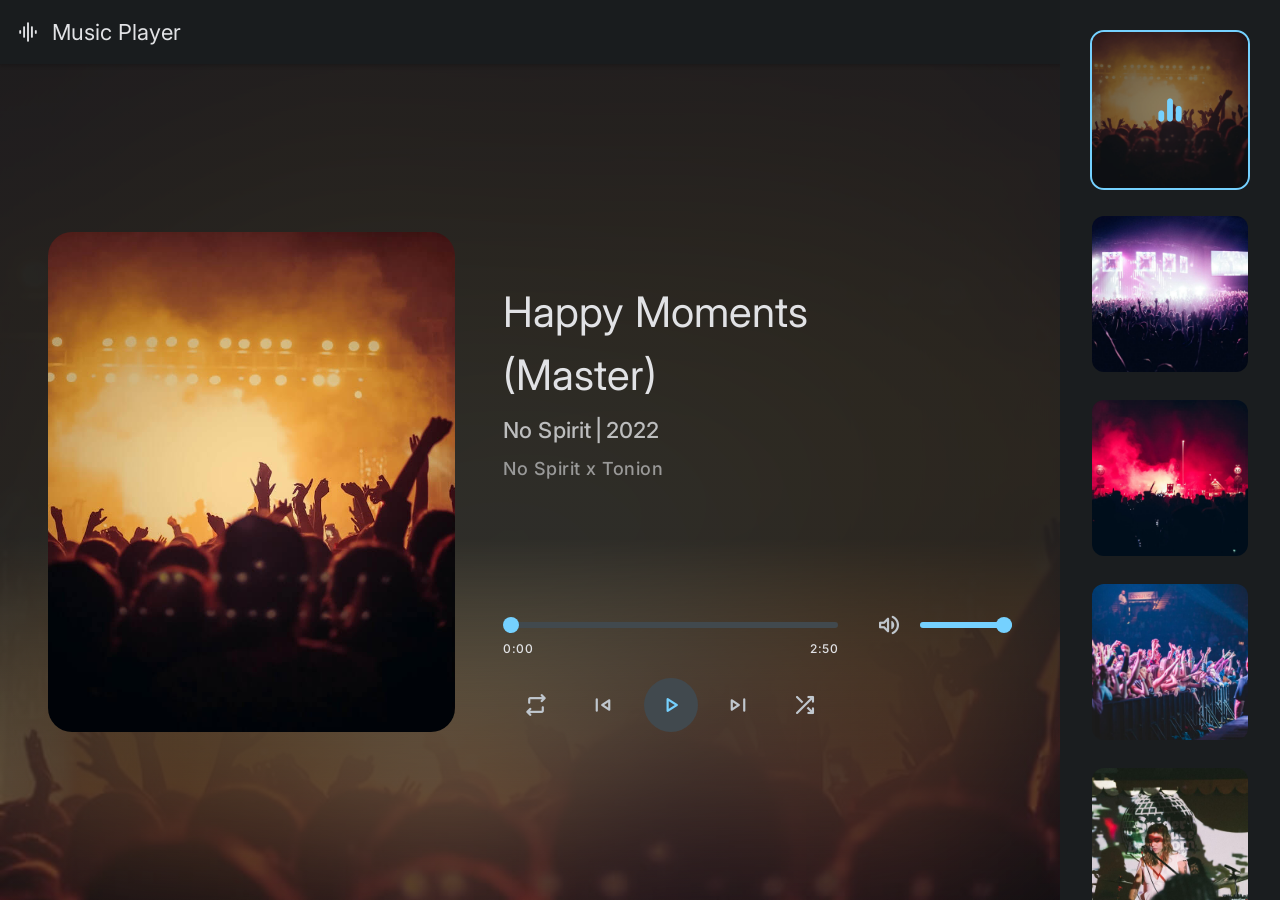
<file: index.html>
<!DOCTYPE html>
<html lang="en">

<head>
  <meta charset="UTF-8">
  <meta http-equiv="X-UA-Compatible" content="IE=edge">
  <meta name="viewport" content="width=device-width, initial-scale=1.0">

  <!-- 
    - primary meta tags
  -->
  <title>Music Player</title>
  <meta name="title" content="Music Player">
  <meta name="description" content="A web music player html template made by AdityaRaj">

  <!-- 
    - favicon
  -->
  <link rel="shortcut icon" href="./images/favicon.png" type="image/svg+xml">

  <!-- 
    - google font link
  -->
  <link rel="preconnect" href="https://fonts.googleapis.com">
  <link rel="preconnect" href="https://fonts.gstatic.com" crossorigin>
  <link href="https://fonts.googleapis.com/css2?family=Inter:wght@400;500&display=swap" rel="stylesheet">

  <!-- 
    - material icon font
  -->
  <link rel="stylesheet"
    href="https://fonts.googleapis.com/css2?family=Material+Symbols+Rounded:opsz,wght,FILL,GRAD@24,400,0,-25" />

  <!-- 
    - custom css link
  -->
  <link rel="stylesheet" href="style.css">

</head>

<body>

  <!-- 
    - #TOP APP BAR
  -->

  <div class="top-bar wrapper">

    <div class="logo wrapper">
      <span class="material-symbols-rounded">graphic_eq</span>

      <h1 class="title-lg">Music Player</h1>
    </div>

    <div class="top-bar-actions">
      <button class="btn-icon" data-playlist-toggler>
        <span class="material-symbols-rounded">queue_music</span>
      </button>
    </div>

  </div>

  <main>
    <article>

      <!-- 
        - #PLAYER
      -->

      <div class="player">
        <div class="container">

          <figure class="music-banner">
            <img src="./images/poster-1.jpg" width="800" height="800" alt="Happy Moments (Master) Album Poster"
              class="img-cover" data-player-banner>
          </figure>

          <div class="music-content">

            <h2 class="headline-sm" data-title>Happy Moments (Master)</h2>

            <p class="label-lg label-wrapper wrapper">
              <span data-album>No Spirit</span>

              <span data-year>2022</span>
            </p>

            <p class="label-md artist" data-artist>No Spirit x Tonion</p>

            <div class="seek-control">

              <div>
                <div class="range-wrapper">
                  <input type="range" step="1" max="60" value="0" class="range" data-range data-seek>

                  <div class="range-fill" data-range-fill></div>
                </div>

                <div class="duration-label wrapper">
                  <span class="label-md" data-running-time>0:00</span>

                  <span class="label-md" data-duration>1:00</span>
                </div>
              </div>

              <div class="volume">
                <button class="btn-icon" data-volume-btn>
                  <span class="material-symbols-rounded">volume_up</span>
                </button>

                <div class="range-wrapper">
                  <input type="range" step="0.05" max="1" value="1" class="range" data-range data-volume>

                  <div class="range-fill" data-range-fill></div>
                </div>
              </div>

            </div>

            <div class="player-control wrapper">

              <button class="btn-icon toggle" data-repeat>
                <span class="material-symbols-rounded default-icon">repeat</span>
                <span class="material-symbols-rounded active-icon">repeat_one</span>
              </button>

              <button class="btn-icon" data-skip-prev>
                <span class="material-symbols-rounded">skip_previous</span>
              </button>

              <button class="btn-icon play" data-play-btn>
                <span class="material-symbols-rounded default-icon">play_arrow</span>
                <span class="material-symbols-rounded active-icon">pause</span>
              </button>

              <button class="btn-icon" data-skip-next>
                <span class="material-symbols-rounded">skip_next</span>
              </button>

              <button class="btn-icon toggle" data-shuffle>
                <span class="material-symbols-rounded">shuffle</span>
              </button>

            </div>

          </div>

        </div>
      </div>


      <!-- 
        - #PLAYLIST
      -->

      <div class="playlist" data-playlist>

        <ul class="music-list" data-music-list></ul>

      </div>

      <div class="overlay" data-playlist-toggler data-overlay></div>

    </article>
  </main>


  <!-- 
    - custom js link
  -->
  <script src="script.js"></script>

</body>

</html>
</file>
<file: style.css>
:root {

    /**
     * colors
     */
  
    --eerie-black_a95: hsla(204, 9%, 11%, 0.95);
    --eerie-black_a50: hsla(204, 9%, 11%, 0.5);
    --eerie-black: hsl(204, 9%, 11%);
    --gainsboro: hsl(225, 7%, 89%);
    --charcoal: hsl(203, 9%, 28%);
    --silver-sand: hsl(208, 12%, 78%);
    --light-sky-blue: hsl(200, 100%, 73%);
    --prussian-blue: hsl(196, 100%, 14%);
    --black: hsl(0, 0%, 0%);
    --black_a50: hsla(0, 0%, 0%, 0.5);
    --black_a20: hsla(0, 0%, 0%, 0.2);
    --light-sky-blue_a8: hsla(200, 100%, 73%, 0.08);
    --light-sky-blue_a12: hsla(200, 100%, 73%, 0.12);
    --silver-sand_a8: hsla(208, 12%, 78%, 0.08);
    --silver-sand_a12: hsla(208, 12%, 78%, 0.12);
    
    --background: var(--eerie-black);
    --background-opacity: var(--eerie-black_a95);
    --on-background: var(--gainsboro);
    --surface-variant: var(--charcoal);
    --on-surface-variant: var(--silver-sand);
    --on-surface-variant-hover: var(--light-sky-blue_a8);
    --on-surface-variant-focus: var(--light-sky-blue_a12);
    --primary: var(--light-sky-blue);
    --on-primary: var(--prussian-blue);
  
    /**
     * gradient
     */
  
    --gradient: linear-gradient(180deg, hsla(204, 9%, 11%, 0.90) 60%, transparent 120%);
  
    /**
     * typography
     */
  
    --ff-inter: 'Inter', sans-serif;
  
    --headline-sm: 2.4rem;
    --title-lg: 2.2rem;
    --label-lg: 1.4rem;
    --label-md: 1.2rem;
    
    --fw-400: 400;
    --fw-500: 500;
  
    /**
     * box shadow
     */
  
    --shadow-1: 0 1px 4px 1px var(--black_a20);
    --shadow-2: 0 1px 4px 1px var(--black_a50);
  
    /**
     * border radius
     */
  
    --radius-24: 24px;
    --radius-16: 16px;
    --radius-12: 12px;
    --radius-pill: 100px;
    --radius-circle: 50%;
  
    /**
     * transition
     */
  
    --transition-1: 200ms cubic-bezier(0.2, 0, 0, 1);
    --transition-2: 300ms cubic-bezier(0.2, 0, 0, 1);
  
  }
  
  /*-----------------------------------*\
    #RESET
  \*-----------------------------------*/
  
  *,
  *::before,
  *::after {
    margin: 0;
    padding: 0;
    box-sizing: border-box;
  }
  
  li { list-style: none; }
  
  a,
  img,
  span,
  input,
  button { display: block; }
  
  a {
    text-decoration: none;
    color: inherit;
  }
  
  img { height: auto; }
  
  input,
  button {
    background: none;
    border: none;
    font: inherit;
  }
  
  input { width: 100%; }
  
  button { cursor: pointer; }
  
  html {
    font-family: var(--ff-inter);
    font-size: 10px;
    scroll-behavior: smooth;
  }
  
  body {
    background-color: var(--black);
    color: var(--on-background);
    font-size: 1.6rem;
    line-height: 1.5;
    min-height: 100vh;
    min-width: 250px;
    background-image: url("./images/poster-1.jpg");
    background-size: 150%;
    background-repeat: no-repeat;
    background-position: top;
    overflow: overlay;
  }
  
  body.modalActive { overflow: hidden; }
  
  ::-webkit-scrollbar { width: 8px; }
  
  ::-webkit-scrollbar-track { background: transparent; }
  
  ::-webkit-scrollbar-thumb {
    background-color: transparent;
    border-radius: var(--radius-pill);
  }
  
  body:hover::-webkit-scrollbar-thumb { background-color: var(--surface-variant); }
  

  /*-----------------------------------*\
    #REUSED STYLE
  \*-----------------------------------*/
  
  .material-symbols-rounded {
    font-variation-settings: 'FILL' 0, 'wght' 400, 'GRAD' -25, 'opsz' 24;
    width: 1em;
    height: 1em;
    overflow: hidden;
    user-select: none;
  }
  
  .wrapper {
    display: flex;
    align-items: center;
  }
  
  .title-lg {
    font-size: var(--title-lg);
    font-weight: var(--fw-400);
  }
  
  .btn-icon {
    color: var(--on-surface-variant);
    width: 40px;
    height: 40px;
    display: grid;
    place-items: center;
    border-radius: var(--radius-circle);
  }
  
  .btn-icon:hover { background-color: var(--on-surface-variant-hover); }
  
  .btn-icon:is(:focus, :focus-visible) {
    background-color: var(--on-surface-variant-focus);
  }
  
  .img-cover {
    width: 100%;
    height: 100%;
    object-fit: cover;
  }
  
  .headline-sm {
    font-size: var(--headline-sm);
    font-weight: var(--fw-400);
  }
  
  .label-lg,
  .label-md { font-weight: var(--fw-500); }
  
  .label-lg {
    font-size: var(--label-lg);
    letter-spacing: 0.1px;
  }
  
  .label-md {
    font-size: var(--label-md);
    letter-spacing: 0.5px;
  }
  
  
  /*-----------------------------------*\
    #TOP APP BAR
  \*-----------------------------------*/
  
  .top-bar {
    position: fixed;
    top: 0;
    left: 0;
    background-color: var(--background-opacity);
    /* background-color: black; */
    min-width: 250px;
    width: 100%;
    height: 64px;
    padding-inline: 16px;
    justify-content: space-between;
    backdrop-filter: blur(50px);
    box-shadow: var(--shadow-1);
    z-index: 2;
  }
  
  .logo { gap: 12px; }

  /*-----------------------------------*\
    #PLAYER
  \*-----------------------------------*/
  
  .volume { display: none; }
  
  .player {
    --padding: 24px;
    background-image: var(--gradient);
    padding: var(--padding);
    padding-block-start: calc(64px + var(--padding));
    min-height: 100vh;
    display: flex;
    text-align: center;
    backdrop-filter: blur(30px);
    overflow: hidden;
  }
  
  .player .container {
    width: 100%;
    display: grid;
    grid-template-rows: 1fr max-content;
    gap: 24px;
  }
  
  .music-banner {
    aspect-ratio: 1 / 1;
    background-color: var(--surface-variant);
    max-width: 400px;
    margin-inline: auto;
    align-self: center;
    overflow: hidden;
    border-radius: var(--radius-24);
  }
  
  .label-wrapper {
    justify-content: center;
    opacity: 0.8;
    margin-block: 8px 4px;
  }
  
  .label-wrapper span:first-child::after {
    content: "|";
    display: inline-block;
    margin-inline: 4px;
  }
  
  .artist {
    opacity: 0.6;
    margin-block-end: 36px;
  }
  
  .seek-control { margin-block-end: 20px; }
  
  .range-wrapper { position: relative; }
  
  .range {
    appearance: none;
    cursor: pointer;
  }
  
  .range::-webkit-slider-runnable-track {
    appearance: none;
    background-color: var(--surface-variant);
    height: 6px;
    width: 100%;
    border-radius: var(--radius-pill);
  }
  
  .range-fill {
    content: "";
    position: absolute;
    top: 0;
    left: 0;
    width: 0;
    height: 6px;
    background-color: var(--primary);
    border-radius: var(--radius-pill);
    pointer-events: none;
  }
  
  .range::-webkit-slider-thumb {
    appearance: none;
    background-color: var(--primary);
    width: 16px;
    height: 16px;
    margin-block-start: -5px;
    border-radius: var(--radius-pill);
    transition: var(--transition-1);
  }
  
  .range::-webkit-slider-thumb:hover {
    box-shadow: 0 0 0 12px var(--on-surface-variant-hover);
  }
  
  .range::-webkit-slider-thumb:is(:focus, :focus-visible) {
    box-shadow: 0 0 0 12px var(--on-surface-variant-focus);
  }
  
  .duration-label {
    justify-content: space-between;
    margin-block-start: 12px;
  }
  
  .player-control { justify-content: space-evenly; }
  
  .player-control .toggle.active { color: var(--primary); }
  
  .player-control .play {
    background-color: var(--surface-variant);
    color: var(--primary);
  }
  
  .player-control .play.active {
    background-color: var(--primary);
    color: var(--on-primary);
  }
  
  .player-control .btn-icon.active .default-icon,
  .player-control .btn-icon .active-icon { display: none; }
  
  .player-control .btn-icon .default-icon,
  .player-control .btn-icon.active .active-icon { display: block; }
  
  
  /*-----------------------------------*\
    #PLAYLIST
  \*-----------------------------------*/
  
  .playlist {
    position: fixed;
    top: 0;
    right: -180px;
    width: 180px;
    height: 100vh;
    background-color: var(--background);
    padding: 28px;
    border-top-left-radius: var(--radius-16);
    border-bottom-left-radius: var(--radius-16);
    box-shadow: var(--shadow-2);
    overflow-y: overlay;
    visibility: hidden;
    transition: var(--transition-2);
    z-index: 4;
  }
  
  .playlist:hover::-webkit-scrollbar-thumb { background-color: var(--surface-variant); }
  
  .playlist.active {
    transform: translateX(-180px);
    visibility: visible;
  }
  
  .music-list {
    display: grid;
    gap: 20px;
  }
  
  .music-item {
    position: relative;
    border-radius: var(--radius-12);
    background-color: var(--surface-variant);
    overflow: hidden;
  }
  
  .music-item .item-icon {
    position: absolute;
    inset: 0;
    background-color: var(--eerie-black_a50);
    display: grid;
    place-items: center;
    opacity: 0;
  }
  
  .music-item.playing .item-icon { opacity: 1; }
  
  .music-item .item-icon .material-symbols-rounded {
    color: var(--primary);
    font-size: 3rem;
  }
  
  .music-item:is(:hover, :focus-visible, :active, .playing) {
    outline: 1px solid var(--primary);
  }
  
  .overlay {
    position: fixed;
    top: 0;
    left: 0;
    width: 100%;
    height: 100vh;
    background-color: var(--black);
    opacity: 0;
    pointer-events: none;
    transition: var(--transition-2);
    z-index: 3;
  }
  
  .overlay.active {
    pointer-events: all;
    opacity: 0.5;
  }
  
  
  /*-----------------------------------*\
    #MEDIA QUERIES
  \*-----------------------------------*/
  
  /**
   * responsive for large than 575px screen
   */
  
  @media (min-width: 575px) {
  
    /**
     * RESET
     */
  
    body { background-size: 100%; }
  
  
  
    /**
     * PLAYER
     */
  
    .player { justify-content: center; }
  
    .player .container { max-width: 540px; }
  
  }
  
  
  /**
   * responsive for large than 992px screen
   */
  
  @media (min-width: 992px) {
  
    /**
     * CUSTOM PROPERTY
     */
  
    :root {
  
      /**
       * typography
       */
  
      --headline-sm: 4.2rem;
      --label-lg: 2.2rem;
  
    }
  
  
  
    /**
     * RESET
     */
  
    /* body {
      background-size: 40% 100%;
      background-position: left center;
    } */
  
    article { display: flex; }
  
  
  
    /**
     * REUSED STYLE
     */
  
    .btn-icon {
      width: 54px;
      height: 54px;
    }
  
    .btn-icon .material-symbols-rounded { font-size: 2.8rem; }
  
  
  
    /**
     * TOP APP BAR
     */
  
    .top-bar-actions { display: none; }
  
  
  
    /**
     * PLAYER
     */
  
    .player {
      --padding: 48px;
      text-align: left;
      flex-grow: 1;
      align-items: center;
      backdrop-filter: blur(100px);
    }
  
    .player .container {
      max-width: 1200px;
      grid-template-columns: 0.8fr 1fr;
      grid-template-rows: 1fr;
      gap: 48px;
      max-height: 500px;
      height: 100%;
    }
  
    .music-banner {
      aspect-ratio: unset;
      max-width: max-content;
      width: 100%;
      height: 100%;
    }
  
    .music-content {
      display: flex;
      flex-direction: column;
      padding-block-start: 48px;
      min-width: 100%;
    }
  
    .music-content :is(.headline-sm, .label-lg, .label-md) {
      max-width: 85%;
    }
  
    .label-wrapper {
      justify-content: flex-start;
      margin-block-end: 8px;
    }
  
    .artist { --label-md: 1.8rem; }
  
    .seek-control {
      margin-block-start: auto;
      display: grid;
      grid-template-columns: 1fr 150px;
      align-items: center;
      gap: 24px;
    }
  
    .volume {
      display: flex;
      align-items: center;
      gap: 4px;
      margin-block-start: -30px;
    }
  
    .volume .btn-icon { flex-shrink: 0; }
  
    .volume .range-fill { width: 100%; }
  
    .player-control {
      margin-inline-end: 174px;
      min-width: max-content;
      gap: 8px;
    }
  
  
  
    /**
     * PLAYLIST
     */
  
    .overlay { display: none; }
  
    .playlist {
      position: static;
      visibility: visible;
      border-radius: 0;
      box-shadow: none;
      flex-shrink: 0;
    }
  
    .playlist.active { transform: unset; }
  
    .music-item:is(:hover, :focus-visible, :active, .playing) {
      outline: 2px solid var(--primary);
    }
  
    .music-item .item-icon .material-symbols-rounded {
      font-size: 3.6rem;
    }
  
  
  /**
   * responsive for large than 1200px screen
   */
  
  @media (min-width: 1200px) {
  
    /**
     * PLAYLIST
     */
  
    .playlist {
      padding: 32px;
      width: 220px;
    }
  
    .music-list { gap: 28px; }
  
  }
}


/* ========================================= */
</file>
